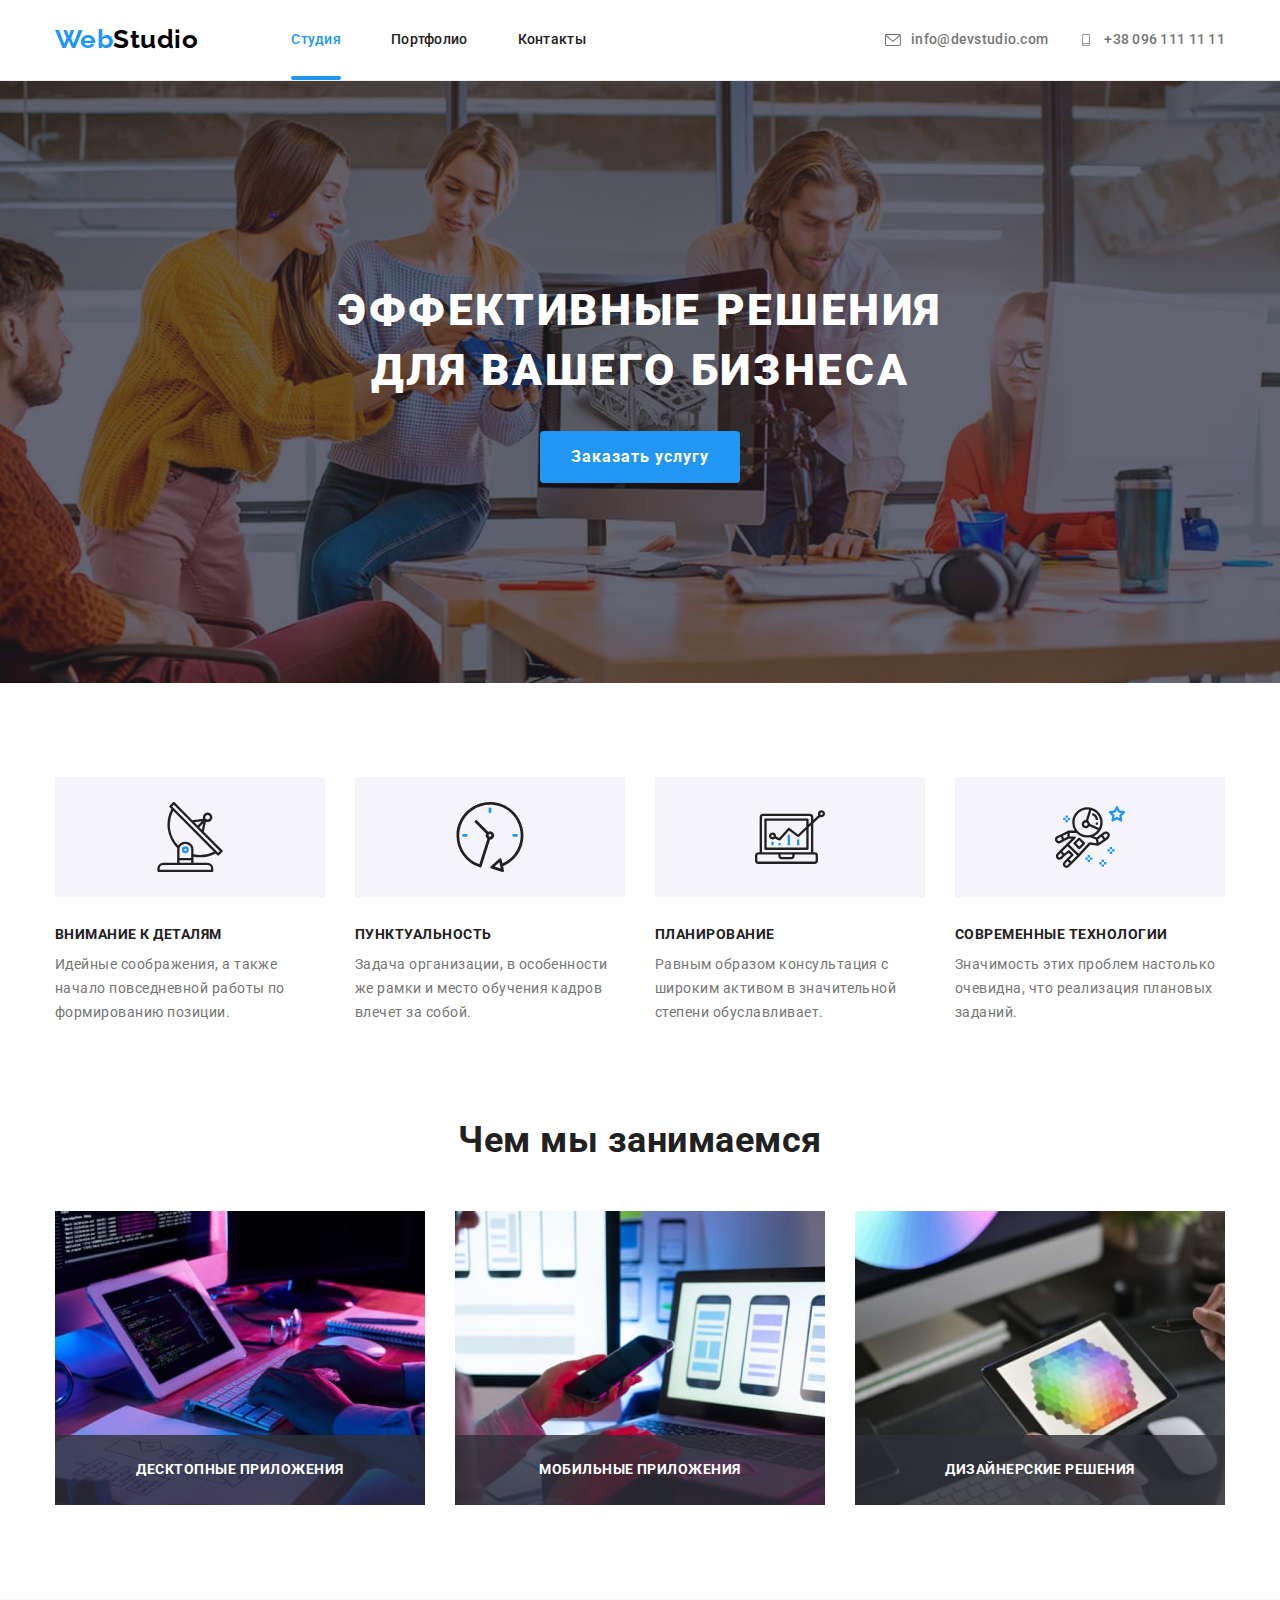
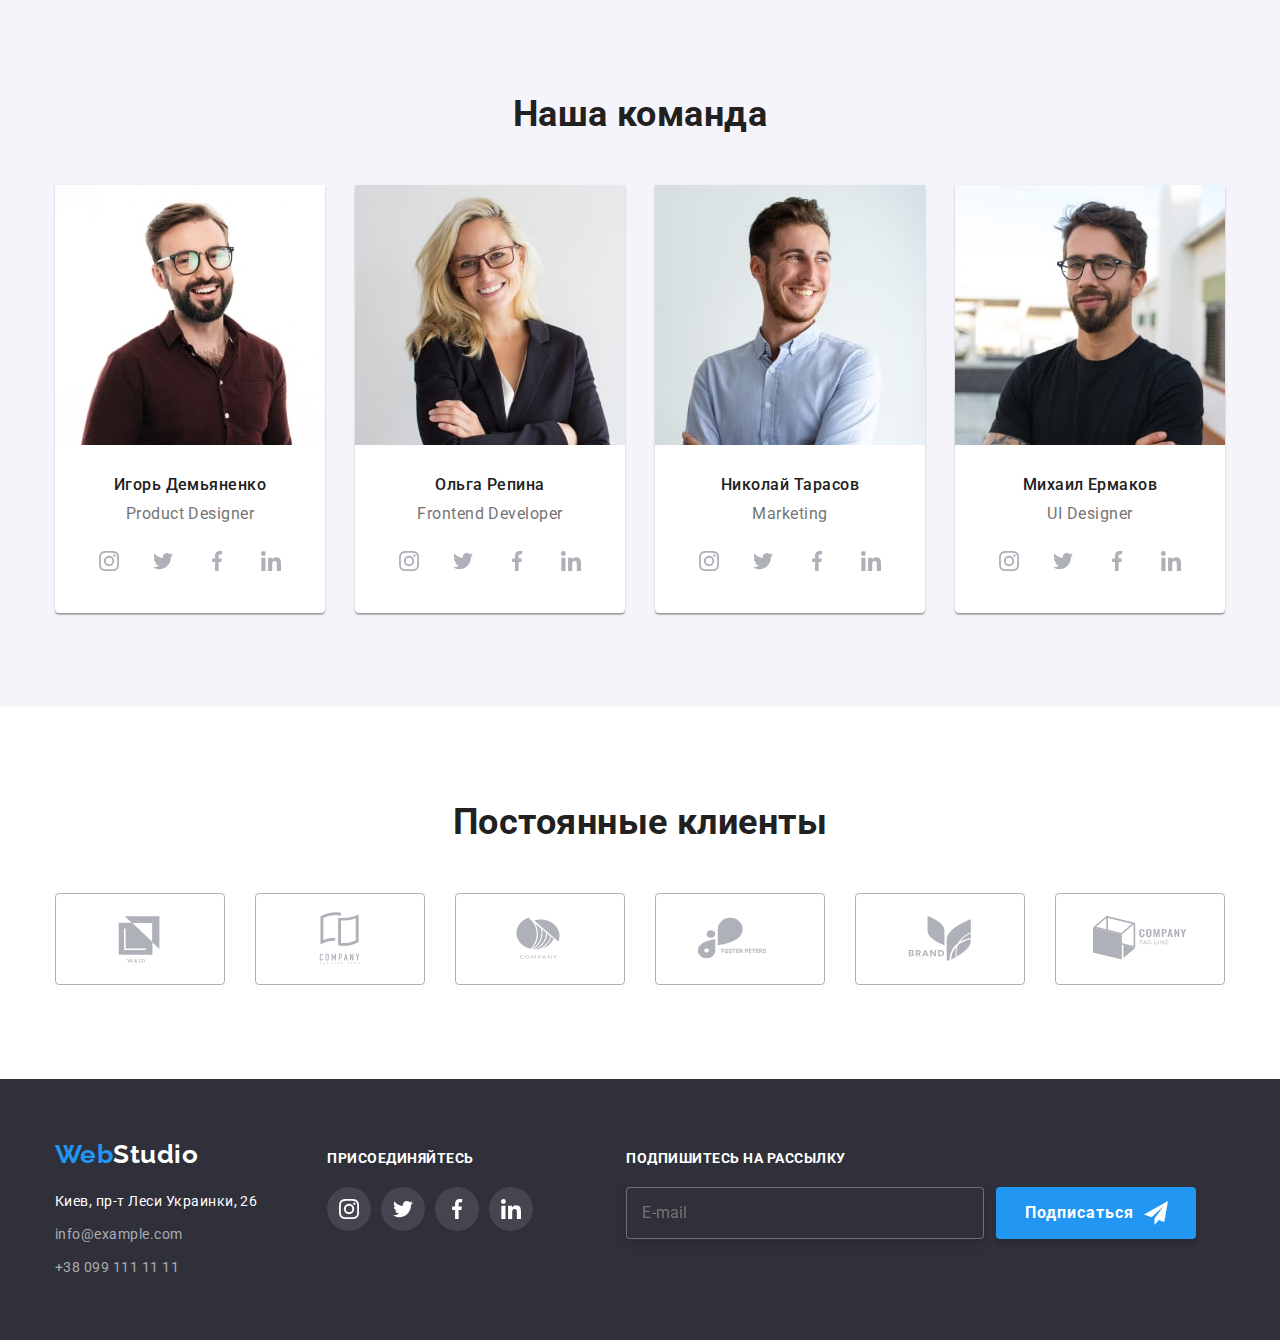
<file: index.html>
<!DOCTYPE html>
<html lang="en">
  <head>
    <meta charset="UTF-8" />
    <meta http-equiv="X-UA-Compatible" content="IE=edge" />
    <meta name="viewport" content="width=device-width, initial-scale=1.0" />
    <title>Document</title>
    <link
      href="https://fonts.googleapis.com/css2?family=Raleway:wght@700&family=Roboto:wght@400;500;700;900&display=swap"
      rel="stylesheet"
    />
    <link
      rel="stylesheet"
      href="https://cdnjs.cloudflare.com/ajax/libs/modern-normalize/1.1.0/modern-normalize.min.css"
    />

    <link rel="stylesheet" href="./css/main.min.css" />
  </head>
  <body>
    <!-- HEADER -->
    <header class="header section">
      <div class="header__container container">
        <a class="logo link" href="./index.html"
          ><span class="logo__first-word">Web</span><span class="logo__second-word">Studio</span></a
        >
        <nav class="nav">
          <ul class="nav-list list">
            <li class="nav-list__item">
              <a class="nav-list__link link nav-list__link--active nav-list__link--current" href=""
                >Студия</a
              >
            </li>
            <li class="nav-list__item">
              <a class="nav-list__link link" href="./portfolio.html">Портфолио</a>
            </li>
            <li class="nav-list__item"><a class="nav-list__link link" href="">Контакты</a></li>
          </ul>
        </nav>
        <ul class="contacts list">
          <li class="contacts__item">
            <a class="contacts__link link" href="mailto:info@devstudio.com">
              <svg class="contacts__icon" width="16" height="12">
                <use href="./images/sprite.svg#icon-envelope"></use>
              </svg>
              info@devstudio.com</a
            >
          </li>
          <li class="contacts__item">
            <a class="contacts__link link" href="tel:+380961111111">
              <svg class="contacts__icon" width="16" height="12">
                <use href="./images/sprite.svg#icon-smartphone"></use>
              </svg>
              +38 096 111 11 11</a
            >
          </li>
        </ul>
      </div>
      <button type="button" class="menu-open-btn">
        <svg
          class="header-btn__icon"
          width="24"
          height="16"
          aria-label="Переключатель мобильного меню"
        >
          <use class="header-btn__menu-mob" href="./images/sprite.svg#icon-menu-mob"></use>
        </svg>
      </button>
      <div class="mob-menu is-hidden">
        <div class="mob-menu-container container">
          <div class="mob-menu-top">
            <button type="button" class="menu-close-btn">
              <svg
                class="header-btn__icon"
                width="19"
                height="19"
                aria-label="Переключатель мобильного меню"
              >
                <use class="header-btn__close-mob" href="./images/sprite.svg#icon-close-mob"></use>
              </svg>
            </button>
            <ul class="mob-menu-nav-list__list list">
              <li class="mob-menu-nav-list__item">
                <a class="mob-menu-nav-list__link link mob-menu-nav-list__link--active" href=""
                  >Студия</a
                >
              </li>
              <li class="mob-menu-nav-list__item">
                <a class="mob-menu-nav-list__link link" href="./portfolio.html">Портфолио</a>
              </li>
              <li class="mob-menu-nav-list__item">
                <a class="mob-menu-nav-list__link link" href="">Контакты</a>
              </li>
            </ul>
          </div>
          <div class="mob-menu-bottom">
            <ul class="mob-menu-contacts list">
              <li class="mob-menu-contacts__item">
                <a class="mob-menu-contacts__link-tel link" href="tel:+380961111111"
                  >+38 096 111 11 11</a
                >
              </li>
              <li class="mob-menu-contacts__item">
                <a class="mob-menu-contacts__link-post link" href="mailto:info@devstudio.com"
                  >info@devstudio.com</a
                >
              </li>
            </ul>
            <ul class="mob-menu-social list">
              <li class="mob-menu-social__item">
                <a
                  class="mob-menu-social__link link"
                  href=""
                  target="_blank"
                  rel="nofollow noopener noreferrer"
                  aria-label="Ссылка на Instagram"
                  >Instagram
                </a>
              </li>
              <li class="mob-menu-social__item">
                <a
                  class="mob-menu-social__link link"
                  href=""
                  target="_blank"
                  rel="nofollow noopener noreferrer"
                  aria-label="Ссылка на twitter"
                  >Twitter
                </a>
              </li>
              <li class="mob-menu-social__item">
                <a
                  class="mob-menu-social__link link"
                  href=""
                  target="_blank"
                  rel="nofollow noopener noreferrer"
                  aria-label="Ссылка на facebook"
                  >Facebook
                </a>
              </li>
              <li class="mob-menu-social__item">
                <a
                  class="mob-menu-social__link link"
                  href=""
                  target="_blank"
                  rel="nofollow noopener noreferrer"
                  aria-label="Ссылка на linkedin"
                  >LinkedIn
                </a>
              </li>
            </ul>
          </div>
        </div>
      </div>
    </header>
    <main>
      <!-- Секция герой! (hero) -->
      <section class="hero section">
        <div class="container">
          <h1 class="hero__title">Эффективные решения для вашего бизнеса</h1>
          <button type="button" class="primary-btn btn" data-modal-open>Заказать услугу</button>
        </div>
      </section>
      <!-- Секция наши особенности (features)-->
      <section class="features section">
        <div class="container">
          <h2 class="visually-hidden">Наши преимущества</h2>
          <ul class="features-list list">
            <li class="features-list__item">
              <div class="features-list__icon">
                <svg width="70" height="70">
                  <use href="./images/sprite.svg#icon-antenna"></use>
                </svg>
              </div>
              <div class="features-list__description">
                <h3 class="features-list__title">Внимание к деталям</h3>
                <p class="features-list__text">
                  Идейные соображения, а также начало повседневной работы по формированию позиции.
                </p>
              </div>
            </li>
            <li class="features-list__item">
              <div class="features-list__icon">
                <svg width="70" height="70">
                  <use href="./images/sprite.svg#icon-clock"></use>
                </svg>
              </div>
              <div class="features-list__description">
                <h3 class="features-list__title">Пунктуальность</h3>
                <p class="features-list__text">
                  Задача организации, в особенности же рамки и место обучения кадров влечет за
                  собой.
                </p>
              </div>
            </li>
            <li class="features-list__item">
              <div class="features-list__icon">
                <svg width="70" height="70">
                  <use href="./images/sprite.svg#icon-diagram"></use>
                </svg>
              </div>
              <div class="features-list__description">
                <h3 class="features-list__title">Планирование</h3>
                <p class="features-list__text">
                  Равным образом консультация с широким активом в значительной степени
                  обуславливает.
                </p>
              </div>
            </li>
            <li class="features-list__item">
              <div class="features-list__icon">
                <svg width="70" height="70">
                  <use href="./images/sprite.svg#icon-astronaut"></use>
                </svg>
              </div>
              <div class="features-list__description">
                <h3 class="features-list__title">Современные технологии</h3>
                <p class="features-list__text">
                  Значимость этих проблем настолько очевидна, что реализация плановых заданий.
                </p>
              </div>
            </li>
          </ul>
        </div>
      </section>
      <!-- Секция чем мы занимаемся (directions)-->
      <section class="directions section">
        <div class="container">
          <h2 class="directions__title">Чем мы занимаемся</h2>
          <ul class="directions__list list">
            <li class="directions__item">
              <picture>
                <source
                  media="(min-width:1200px)"
                  srcset="
                    ./images/img-directions/img-directions1-desk-1x-min.jpg 1x,
                    ./images/img-directions/img-directions1-desk-2x-min.jpg 2x
                  "
                />
                <img
                  src="./images/img-directions/img-directions1-desk-1x-min.jpg"
                  alt="Пример работы №1"
                />
              </picture>
              <p class="directions__text">Десктопные приложения</p>
            </li>
            <li class="directions__item">
              <picture>
                <source
                  media="(min-width:1200px)"
                  srcset="
                    ./images/img-directions/img-directions2-desk-1x-min.jpg 1x,
                    ./images/img-directions/img-directions2-desk-2x-min.jpg 2x
                  "
                />
                <img
                  src="./images/img-directions/img-directions2-desk-1x-min.jpg"
                  alt="Пример работы №2"
                />
              </picture>
              <p class="directions__text">Мобильные приложения</p>
            </li>
            <li class="directions__item">
              <picture>
                <source
                  media="(min-width:1200px)"
                  srcset="
                    ./images/img-directions/img-directions3-desk-1x-min.jpg 1x,
                    ./images/img-directions/img-directions3-desk-2x-min.jpg 2x
                  "
                />
                <img
                  src="./images/img-directions/img-directions3-desk-1x-min.jpg"
                  alt="Пример работы №3"
                />
              </picture>
              <p class="directions__text">Дизайнерские решения</p>
            </li>
          </ul>
        </div>
      </section>
      <!-- Секция наша команда (team)-->
      <section class="team section">
        <div class="container">
          <h2 class="team__title">Наша команда</h2>
          <ul class="team-list list">
            <li class="team-list__card">
              <picture>
                <source
                  media="(min-width:1200px)"
                  srcset="
                    ./images/img-team/img-team1-desk-1x-min.jpg 1x,
                    ./images/img-team/img-team1-desk-2x-min.jpg 2x
                  "
                />
                <source
                  media="(min-width:768px)"
                  srcset="
                    ./images/img-team/img-team1-tabl-1x-min.jpg 1x,
                    ./images/img-team/img-team1-tabl-2x-min.jpg 2x
                  "
                />
                <source
                  media="(min-width:320px)"
                  srcset="
                    ./images/img-team/img-team1-mob-1x-min.jpg 1x,
                    ./images/img-team/img-team1-mob-2x-min.jpg 2x
                  "
                />
                <img src="./images/img-team/img-team1-desk-1x-min.jpg" alt="Игорь Демьяненко" />
              </picture>
              <div class="team-list__description">
                <h3 class="team-list__name">Игорь Демьяненко</h3>
                <p class="team-list__position">Product Designer</p>
                <ul class="social list">
                  <li class="social__item">
                    <a
                      class="social__link link"
                      href=""
                      target="_blank"
                      rel="nofollow noopener noreferrer"
                      aria-label="Ссылка на Instagram"
                    >
                      <svg class="social__icon" width="20" height="20">
                        <use href="./images/sprite.svg#icon-instagram"></use>
                      </svg>
                    </a>
                  </li>
                  <li class="social__item">
                    <a
                      class="social__link link"
                      href=""
                      target="_blank"
                      rel="nofollow noopener noreferrer"
                      aria-label="Ссылка на twitter"
                    >
                      <svg class="social__icon" width="20" height="20">
                        <use href="./images/sprite.svg#icon-twitter"></use>
                      </svg>
                    </a>
                  </li>
                  <li class="social__item">
                    <a
                      class="social__link link"
                      href=""
                      target="_blank"
                      rel="nofollow noopener noreferrer"
                      aria-label="Ссылка на facebook"
                    >
                      <svg class="social__icon" width="20" height="20">
                        <use href="./images/sprite.svg#icon-facebook"></use>
                      </svg>
                    </a>
                  </li>
                  <li class="social__item">
                    <a
                      class="social__link link"
                      href=""
                      target="_blank"
                      rel="nofollow noopener noreferrer"
                      aria-label="Ссылка на linkedin"
                    >
                      <svg class="social__icon" width="20" height="20">
                        <use href="./images/sprite.svg#icon-linkedin"></use>
                      </svg>
                    </a>
                  </li>
                </ul>
              </div>
            </li>
            <li class="team-list__card">
              <picture>
                <source
                  media="(min-width:1200px)"
                  srcset="
                    ./images/img-team/img-team2-desk-1x-min.jpg 1x,
                    ./images/img-team/img-team2-desk-2x-min.jpg 2x
                  "
                />
                <source
                  media="(min-width:768px)"
                  srcset="
                    ./images/img-team/img-team2-tabl-1x-min.jpg 1x,
                    ./images/img-team/img-team2-tabl-2x-min.jpg 2x
                  "
                />
                <source
                  media="(min-width:320px)"
                  srcset="
                    ./images/img-team/img-team2-mob-1x-min.jpg 1x,
                    ./images/img-team/img-team2-mob-2x-min.jpg 2x
                  "
                />
                <img src="./images/img-team/img-team2-desk-1x-min.jpg" alt="Ольга Репина" />
              </picture>
              <div class="team-list__description">
                <h3 class="team-list__name">Ольга Репина</h3>
                <p class="team-list__position">Frontend Developer</p>
                <ul class="social list">
                  <li class="social__item">
                    <a
                      class="social__link link"
                      href=""
                      target="_blank"
                      rel="nofollow noopener noreferrer"
                      aria-label="Ссылка на Instagram"
                    >
                      <svg class="social__icon" width="20" height="20">
                        <use href="./images/sprite.svg#icon-instagram"></use>
                      </svg>
                    </a>
                  </li>
                  <li class="social__item">
                    <a
                      class="social__link link"
                      href=""
                      target="_blank"
                      rel="nofollow noopener noreferrer"
                      aria-label="Ссылка на twitter"
                    >
                      <svg class="social__icon" width="20" height="20">
                        <use href="./images/sprite.svg#icon-twitter"></use>
                      </svg>
                    </a>
                  </li>
                  <li class="social__item">
                    <a
                      class="social__link link"
                      href=""
                      target="_blank"
                      rel="nofollow noopener noreferrer"
                      aria-label="Ссылка на facebook"
                    >
                      <svg class="social__icon" width="20" height="20">
                        <use href="./images/sprite.svg#icon-facebook"></use>
                      </svg>
                    </a>
                  </li>
                  <li class="social__item">
                    <a
                      class="social__link link"
                      href=""
                      target="_blank"
                      rel="nofollow noopener noreferrer"
                      aria-label="Ссылка на linkedin"
                    >
                      <svg class="social__icon" width="20" height="20">
                        <use href="./images/sprite.svg#icon-linkedin"></use>
                      </svg>
                    </a>
                  </li>
                </ul>
              </div>
            </li>
            <li class="team-list__card">
              <picture>
                <source
                  media="(min-width:1200px)"
                  srcset="
                    ./images/img-team/img-team3-desk-1x-min.jpg 1x,
                    ./images/img-team/img-team3-desk-2x-min.jpg 2x
                  "
                />
                <source
                  media="(min-width:768px)"
                  srcset="
                    ./images/img-team/img-team3-tabl-1x-min.jpg 1x,
                    ./images/img-team/img-team3-tabl-2x-min.jpg 2x
                  "
                />
                <source
                  media="(min-width:320px)"
                  srcset="
                    ./images/img-team/img-team3-mob-1x-min.jpg 1x,
                    ./images/img-team/img-team3-mob-2x-min.jpg 2x
                  "
                />
                <img src="./images/img-team/img-team3-desk-1x-min.jpg" alt="Николай Тарасов" />
              </picture>
              <div class="team-list__description">
                <h3 class="team-list__name">Николай Тарасов</h3>
                <p class="team-list__position">Marketing</p>
                <ul class="social list">
                  <li class="social__item">
                    <a
                      class="social__link link"
                      href=""
                      target="_blank"
                      rel="nofollow noopener noreferrer"
                      aria-label="Ссылка на Instagram"
                    >
                      <svg class="social__icon" width="20" height="20">
                        <use href="./images/sprite.svg#icon-instagram"></use>
                      </svg>
                    </a>
                  </li>
                  <li class="social__item">
                    <a
                      class="social__link link"
                      href=""
                      target="_blank"
                      rel="nofollow noopener noreferrer"
                      aria-label="Ссылка на twitter"
                    >
                      <svg class="social__icon" width="20" height="20">
                        <use href="./images/sprite.svg#icon-twitter"></use>
                      </svg>
                    </a>
                  </li>
                  <li class="social__item">
                    <a
                      class="social__link link"
                      href=""
                      target="_blank"
                      rel="nofollow noopener noreferrer"
                      aria-label="Ссылка на facebook"
                    >
                      <svg class="social__icon" width="20" height="20">
                        <use href="./images/sprite.svg#icon-facebook"></use>
                      </svg>
                    </a>
                  </li>
                  <li class="social__item">
                    <a
                      class="social__link link"
                      href=""
                      target="_blank"
                      rel="nofollow noopener noreferrer"
                      aria-label="Ссылка на linkedin"
                    >
                      <svg class="social__icon" width="20" height="20">
                        <use href="./images/sprite.svg#icon-linkedin"></use>
                      </svg>
                    </a>
                  </li>
                </ul>
              </div>
            </li>
            <li class="team-list__card">
              <picture>
                <source
                  media="(min-width:1200px)"
                  srcset="
                    ./images/img-team/img-team4-desk-1x-min.jpg 1x,
                    ./images/img-team/img-team4-desk-2x-min.jpg 2x
                  "
                />
                <source
                  media="(min-width:768px)"
                  srcset="
                    ./images/img-team/img-team4-tabl-1x-min.jpg 1x,
                    ./images/img-team/img-team4-tabl-2x-min.jpg 2x
                  "
                />
                <source
                  media="(min-width:320px)"
                  srcset="
                    ./images/img-team/img-team4-mob-1x-min.jpg 1x,
                    ./images/img-team/img-team4-mob-2x-min.jpg 2x
                  "
                />
                <img src="./images/img-team/img-team4-desk-1x-min.jpg" alt="Михаил Ермаков" />
              </picture>
              <div class="team-list__description">
                <h3 class="team-list__name">Михаил Ермаков</h3>
                <p class="team-list__position">UI Designer</p>
                <ul class="social list">
                  <li class="social__item">
                    <a
                      class="social__link link"
                      href=""
                      target="_blank"
                      rel="nofollow noopener noreferrer"
                      aria-label="Ссылка на Instagram"
                    >
                      <svg class="social__icon" width="20" height="20">
                        <use href="./images/sprite.svg#icon-instagram"></use>
                      </svg>
                    </a>
                  </li>
                  <li class="social__item">
                    <a
                      class="social__link link"
                      href=""
                      target="_blank"
                      rel="nofollow noopener noreferrer"
                      aria-label="Ссылка на twitter"
                    >
                      <svg class="social__icon" width="20" height="20">
                        <use href="./images/sprite.svg#icon-twitter"></use>
                      </svg>
                    </a>
                  </li>
                  <li class="social__item">
                    <a
                      class="social__link link"
                      href=""
                      target="_blank"
                      rel="nofollow noopener noreferrer"
                      aria-label="Ссылка на facebook"
                    >
                      <svg class="social__icon" width="20" height="20">
                        <use href="./images/sprite.svg#icon-facebook"></use>
                      </svg>
                    </a>
                  </li>
                  <li class="social__item">
                    <a
                      class="social__link link"
                      href=""
                      target="_blank"
                      rel="nofollow noopener noreferrer"
                      aria-label="Ссылка на linkedin"
                    >
                      <svg class="social__icon" width="20" height="20">
                        <use href="./images/sprite.svg#icon-linkedin"></use>
                      </svg>
                    </a>
                  </li>
                </ul>
              </div>
            </li>
          </ul>
        </div>
      </section>
      <!-- Секция постоянные клиенты (clients) -->
      <section class="clients section">
        <div class="container">
          <h2 class="clients__title">Постоянные клиенты</h2>
          <ul class="clients-list list">
            <li class="clients-list__item">
              <a href="" class="clients-list__link link">
                <svg class="clients-list__ikon" width="106" height="60">
                  <use href="./images/sprite.svg#icon-logo1"></use>
                </svg>
              </a>
            </li>
            <li class="clients-list__item">
              <a href="" class="clients-list__link">
                <svg class="clients-list__ikon" width="106" height="60">
                  <use href="./images/sprite.svg#icon-logo2"></use>
                </svg>
              </a>
            </li>
            <li class="clients-list__item">
              <a href="" class="clients-list__link">
                <svg class="clients-list__ikon" width="106" height="60">
                  <use href="./images/sprite.svg#icon-logo3"></use>
                </svg>
              </a>
            </li>
            <li class="clients-list__item">
              <a href="" class="clients-list__link">
                <svg class="clients-list__ikon" width="106" height="60">
                  <use href="./images/sprite.svg#icon-logo4"></use>
                </svg>
              </a>
            </li>
            <li class="clients-list__item">
              <a href="" class="clients-list__link">
                <svg class="clients-list__ikon" width="106" height="60">
                  <use href="./images/sprite.svg#icon-logo5"></use>
                </svg>
              </a>
            </li>
            <li class="clients-list__item">
              <a href="" class="clients-list__link">
                <svg class="clients-list__ikon" width="106" height="60">
                  <use href="./images/sprite.svg#icon-logo6"></use>
                </svg>
              </a>
            </li>
          </ul>
        </div>
      </section>
    </main>
    <!-- footer -->
    <footer class="footer section">
      <div class="footer__container container">
        <div class="footer__container-top">
          <div class="footer__wrapp">
            <a class="logo logo__footer link" href="./index.html"
              ><span class="logo__first-word">Web</span
              ><span class="logo__third-word">Studio</span></a
            >
            <address class="footer-address">
              <ul class="footer-address__list list">
                <li class="footer-address__item">
                  <p class="footer-address__post">Киев, пр-т Леси Украинки, 26</p>
                </li>
                <li class="footer-address__item">
                  <a class="footer-address__link link" href="mailto:info@example.com"
                    >info@example.com</a
                  >
                </li>
                <li class="footer-address__item">
                  <a class="footer-address__link link" href="tel:+380991111111"
                    >+38 099 111 11 11</a
                  >
                </li>
              </ul>
            </address>
          </div>
          <div class="join">
            <p class="join__text">Присоединяйтесь</p>
            <ul class="social list">
              <li class="social__item">
                <a
                  class="social__link social__link--dark link"
                  href=""
                  target="_blank"
                  rel="nofollow noopener noreferrer"
                  aria-label="Ссылка на Instagram"
                >
                  <svg class="social__icon" width="20" height="20">
                    <use href="./images/sprite.svg#icon-instagram"></use>
                  </svg>
                </a>
              </li>
              <li class="social__item">
                <a
                  class="social__link social__link--dark link"
                  href=""
                  target="_blank"
                  rel="nofollow noopener noreferrer"
                  aria-label="Ссылка на twitter"
                >
                  <svg class="social__icon" width="20" height="20">
                    <use href="./images/sprite.svg#icon-twitter"></use>
                  </svg>
                </a>
              </li>
              <li class="social__item">
                <a
                  class="social__link social__link--dark link"
                  href=""
                  target="_blank"
                  rel="nofollow noopener noreferrer"
                  aria-label="Ссылка на facebook"
                >
                  <svg class="social__icon" width="20" height="20">
                    <use href="./images/sprite.svg#icon-facebook"></use>
                  </svg>
                </a>
              </li>
              <li class="social__item">
                <a
                  class="social__link social__link--dark link"
                  href=""
                  target="_blank"
                  rel="nofollow noopener noreferrer"
                  aria-label="Ссылка на linkedin"
                >
                  <svg class="social__icon" width="20" height="20">
                    <use href="./images/sprite.svg#icon-linkedin"></use>
                  </svg>
                </a>
              </li>
            </ul>
          </div>
        </div>
        <div class="subscribe">
          <form action="#" class="subscribe__form">
            <div class="subscribe__field">
              <label for="user-email" class="subscribe__label">Подпишитесь на рассылку</label>
              <input
                type="email"
                class="subscribe__input"
                placeholder="E-mail"
                name="user-email"
                id="user-email"
              />
            </div>
            <button type="submit" class="primary-btn primary-btn--with-icon btn">
              Подписаться
            </button>
          </form>
        </div>
      </div>
    </footer>
    <!-- Модальное окно -->
    <div class="backdrop is-hidden" data-modal>
      <div class="modal">
        <button type="button" class="modal__close-btn btn" data-modal-close>
          <svg class="modal__icon-close" width="18" height="18">
            <use href="./images/sprite.svg#icon-close"></use>
          </svg>
        </button>
        <p class="modal__title">Оставьте свои данные, мы вам перезвоним</p>
        <form action="*" class="modal-form">
          <div class="modal-field">
            <label for="user-name" class="modal-label">Имя</label>
            <div class="input-wrap">
              <input
                type="text"
                class="modal-input"
                name="user-name"
                required
                id="user-name"
                placeholder=" "
                minlength="2"
              />
              <svg class="modal-icon-input" width="18" height="18">
                <use href="./images/sprite.svg#icon-person"></use>
              </svg>
            </div>
          </div>
          <div class="modal-field">
            <label for="user-tel" class="modal-label">Телефон</label>
            <div class="input-wrap">
              <input
                type="text"
                class="modal-input"
                name="user-tel"
                required
                id="user-tel"
                placeholder=" "
              />
              <svg class="modal-icon-input" width="18" height="18">
                <use href="./images/sprite.svg#icon-phone"></use>
              </svg>
            </div>
          </div>
          <div class="modal-field">
            <label for="user-email2" class="modal-label">Почта</label>
            <div class="input-wrap">
              <input
                type="text"
                class="modal-input"
                name="user-email2"
                required
                id="user-email2"
                placeholder=" "
              />
              <svg class="modal-icon-input" width="18" height="18">
                <use href="./images/sprite.svg#icon-email-black"></use>
              </svg>
            </div>
          </div>
          <div class="modal-field">
            <label class="modal-label"
              >Комментарий
              <textarea name="user-text" class="modal-text" placeholder="Введите текст"></textarea>
            </label>
          </div>
          <div class="modal-field">
            <input
              type="checkbox"
              id="agreement"
              name="agreement"
              class="modal-check visually-hidden"
            />
            <label for="agreement" class="check-text">
              <span>
                <svg class="check-icon" width="16" height="15">
                  <use href="images/sprite.svg#icon-vector"></use>
                </svg>
              </span>
              Соглашаюсь с рассылкой и принимаю
              <a href="" class="check-link">Условия договора</a></label
            >
          </div>
          <button type="submit" class="primary-btn btn">Отправить</button>
        </form>
      </div>
    </div>
    <script src="./js/modal.js"></script>
    <script src="./js/menu.js"></script>
  </body>
</html>
</file>
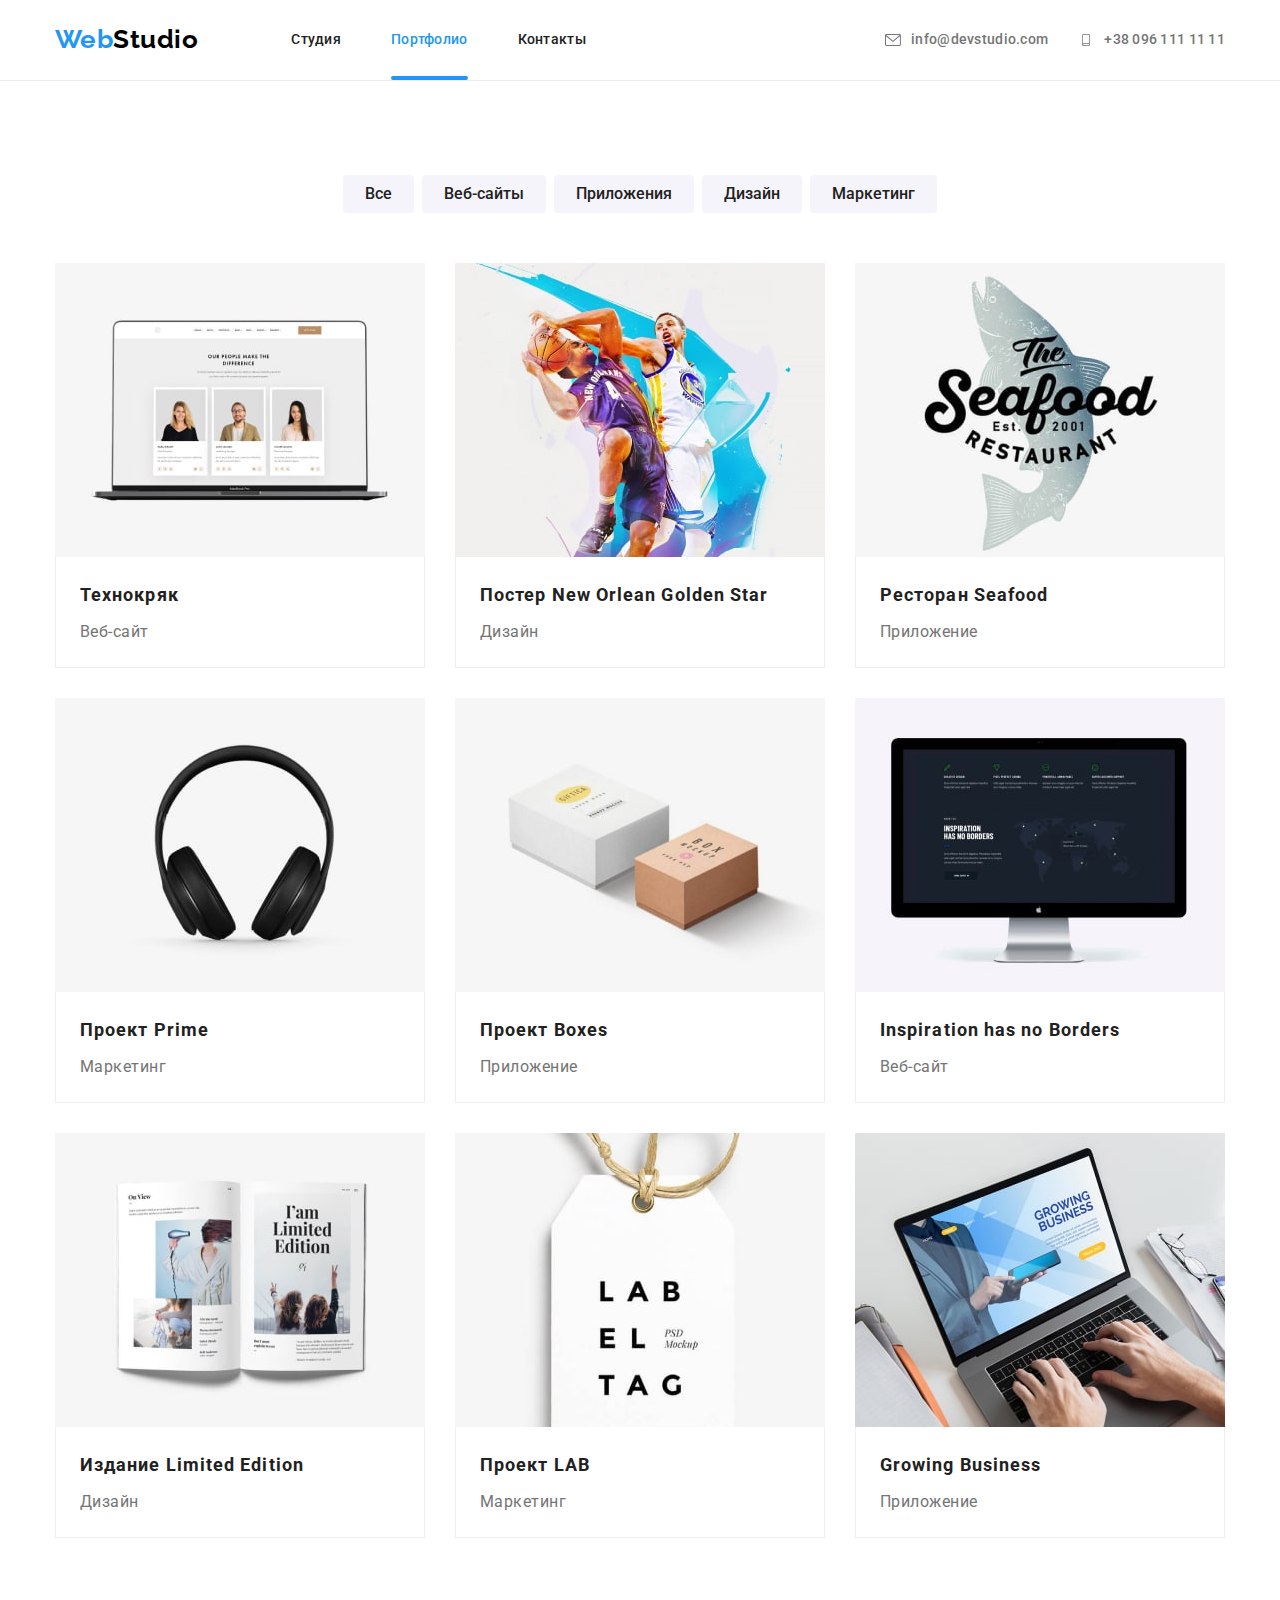
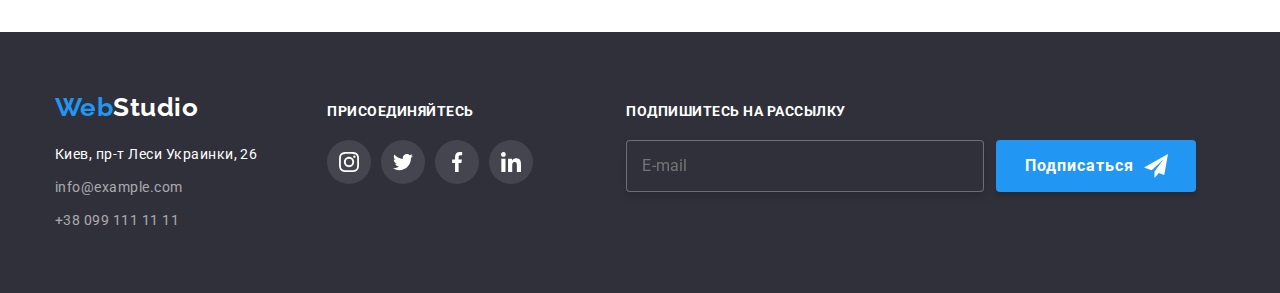
<file: portfolio.html>
<!DOCTYPE html>
<html lang="en">
  <head>
    <meta charset="UTF-8" />
    <meta http-equiv="X-UA-Compatible" content="IE=edge" />
    <meta name="viewport" content="width=device-width, initial-scale=1.0" />
    <title>Document</title>
    <link
      href="https://fonts.googleapis.com/css2?family=Raleway:wght@700&family=Roboto:wght@400;500;700;900&display=swap"
      rel="stylesheet"
    />
    <link
      rel="stylesheet"
      href="https://cdnjs.cloudflare.com/ajax/libs/modern-normalize/1.1.0/modern-normalize.min.css"
    />

    <link rel="stylesheet" href="./css/main.min.css" />
  </head>
  <body>
    <!-- HEADER -->
    <header class="header section">
      <div class="header__container container">
        <a class="logo link" href="./index.html"
          ><span class="logo__first-word">Web</span><span class="logo__second-word">Studio</span></a
        >
        <nav class="nav">
          <ul class="nav-list list">
            <li class="nav-list__item">
              <a class="nav-list__link link" href="./index.html">Студия</a>
            </li>
            <li class="nav-list__item">
              <a
                class="nav-list__link link nav-list__link--active nav-list__link--current"
                href="./portfolio.html"
                >Портфолио</a
              >
            </li>
            <li class="nav-list__item"><a class="nav-list__link link" href="">Контакты</a></li>
          </ul>
        </nav>
        <ul class="contacts list">
          <li class="contacts__item">
            <a class="contacts__link link" href="mailto:info@devstudio.com">
              <svg class="contacts__icon" width="16" height="12">
                <use href="./images/sprite.svg#icon-envelope"></use>
              </svg>
              info@devstudio.com</a
            >
          </li>
          <li class="contacts__item">
            <a class="contacts__link link" href="tel:+380961111111">
              <svg class="contacts__icon" width="16" height="12">
                <use href="./images/sprite.svg#icon-smartphone"></use>
              </svg>
              +38 096 111 11 11</a
            >
          </li>
        </ul>
      </div>
      <button type="button" class="menu-open-btn">
        <svg
          class="header-btn__icon"
          width="24"
          height="16"
          aria-label="Переключатель мобильного меню"
        >
          <use class="header-btn__menu-mob" href="./images/sprite.svg#icon-menu-mob"></use>
        </svg>
      </button>
      <div class="mob-menu is-hidden">
        <div class="mob-menu-container container">
          <div class="mob-menu-top">
            <button type="button" class="menu-close-btn">
              <svg
                class="header-btn__icon"
                width="19"
                height="19"
                aria-label="Переключатель мобильного меню"
              >
                <use class="header-btn__close-mob" href="./images/sprite.svg#icon-close-mob"></use>
              </svg>
            </button>
            <ul class="mob-menu-nav-list__list list">
              <li class="mob-menu-nav-list__item">
                <a class="mob-menu-nav-list__link link" href="./index.html">Студия</a>
              </li>
              <li class="mob-menu-nav-list__item">
                <a
                  class="mob-menu-nav-list__link link mob-menu-nav-list__link--active"
                  href="./portfolio.html"
                  >Портфолио</a
                >
              </li>
              <li class="mob-menu-nav-list__item">
                <a class="mob-menu-nav-list__link link" href="">Контакты</a>
              </li>
            </ul>
          </div>
          <div class="mob-menu-bottom">
            <ul class="mob-menu-contacts list">
              <li class="mob-menu-contacts__item">
                <a class="mob-menu-contacts__link-tel link" href="tel:+380961111111"
                  >+38 096 111 11 11</a
                >
              </li>
              <li class="mob-menu-contacts__item">
                <a class="mob-menu-contacts__link-post link" href="mailto:info@devstudio.com"
                  >info@devstudio.com</a
                >
              </li>
            </ul>
            <ul class="mob-menu-social list">
              <li class="mob-menu-social__item">
                <a
                  class="mob-menu-social__link link"
                  href=""
                  target="_blank"
                  rel="nofollow noopener noreferrer"
                  aria-label="Ссылка на Instagram"
                  >Instagram
                </a>
              </li>
              <li class="mob-menu-social__item">
                <a
                  class="mob-menu-social__link link"
                  href=""
                  target="_blank"
                  rel="nofollow noopener noreferrer"
                  aria-label="Ссылка на twitter"
                  >Twitter
                </a>
              </li>
              <li class="mob-menu-social__item">
                <a
                  class="mob-menu-social__link link"
                  href=""
                  target="_blank"
                  rel="nofollow noopener noreferrer"
                  aria-label="Ссылка на facebook"
                  >Facebook
                </a>
              </li>
              <li class="mob-menu-social__item">
                <a
                  class="mob-menu-social__link link"
                  href=""
                  target="_blank"
                  rel="nofollow noopener noreferrer"
                  aria-label="Ссылка на linkedin"
                  >LinkedIn
                </a>
              </li>
            </ul>
          </div>
        </div>
      </div>
    </header>
    <main>
      <!-- section portfolio -->
      <section class="portfolio section">
        <div class="container">
          <h1 class="visually-hidden">Portfolio</h1>
          <!-- filters with buttons -->
          <ul class="filters list">
            <li class="filters__item">
              <button class="filters__button btn" type="button">Все</button>
            </li>
            <li class="filters__item">
              <button class="filters__button btn" type="button">Веб-сайты</button>
            </li>
            <li class="filters__item">
              <button class="filters__button btn" type="button">Приложения</button>
            </li>
            <li class="filters__item">
              <button class="filters__button btn" type="button">Дизайн</button>
            </li>
            <li class="filters__item">
              <button class="filters__button btn" type="button">Маркетинг</button>
            </li>
          </ul>
          <!-- projects -->
          <ul class="projects list">
            <li class="projects__item">
              <a href="" class="projects__link link">
                <div class="projects__wrap">
                  <picture>
                    <source
                      media="(min-width:1200px)"
                      srcset="
                        ./images/img-projects/img-projects1-desk-1x-min.jpg 1x,
                        ./images/img-projects/img-projects1-desk-2x-min.jpg 2x
                      "
                    />
                    <source
                      media="(min-width:768px)"
                      srcset="
                        ./images/img-projects/img-projects1-tabl-1x-min.jpg 1x,
                        ./images/img-projects/img-projects1-tabl-2x-min.jpg 2x
                      "
                    />
                    <source
                      media="(min-width:320px)"
                      srcset="
                        ./images/img-projects/img-projects1-mob-1x-min.jpg 1x,
                        ./images/img-projects/img-projects1-mob-2x-min.jpg 2x
                      "
                    />
                    <img
                      src="./images/img-projects/img-projects1-desk-1x-min.jpg"
                      alt="Экран ноутбука с изображением сайта"
                    />
                  </picture>
                  <p class="projects__top-text">
                    Технокряк это современная площадка распространения коронавируса. Компании
                    используют эту платформу для цифрового шпионажа и атак на защищённые сервера
                    конкурентов.
                  </p>
                </div>
                <div class="projects__description">
                  <h2 class="projects__name">Технокряк</h2>
                  <p class="projects__type">Веб-сайт</p>
                </div>
              </a>
            </li>
            <li class="projects__item">
              <a href="" class="projects__link link">
                <div class="projects__wrap">
                  <picture>
                    <source
                      media="(min-width:1200px)"
                      srcset="
                        ./images/img-projects/img-projects2-desk-1x-min.jpg 1x,
                        ./images/img-projects/img-projects2-desk-2x-min.jpg 2x
                      "
                    />
                    <source
                      media="(min-width:768px)"
                      srcset="
                        ./images/img-projects/img-projects2-tabl-1x-min.jpg 1x,
                        ./images/img-projects/img-projects2-tabl-2x-min.jpg 2x
                      "
                    />
                    <source
                      media="(min-width:320px)"
                      srcset="
                        ./images/img-projects/img-projects2-mob-1x-min.jpg 1x,
                        ./images/img-projects/img-projects2-mob-2x-min.jpg 2x
                      "
                    />
                    <img
                      src="./images/img-projects/img-projects2-desk-1x-min.jpg"
                      alt="Два игрока в баскетбол"
                    />
                  </picture>
                  <p class="projects__top-text">
                    Технокряк это современная площадка распространения коронавируса. Компании
                    используют эту платформу для цифрового шпионажа и атак на защищённые сервера
                    конкурентов.
                  </p>
                </div>
                <div class="projects__description">
                  <h2 class="projects__name">Постер New Orlean Golden Star</h2>
                  <p class="projects__type">Дизайн</p>
                </div>
              </a>
            </li>
            <li class="projects__item">
              <a href="" class="projects__link link">
                <div class="projects__wrap">
                  <picture>
                    <source
                      media="(min-width:1200px)"
                      srcset="
                        ./images/img-projects/img-projects3-desk-1x-min.jpg 1x,
                        ./images/img-projects/img-projects3-desk-2x-min.jpg 2x
                      "
                    />
                    <source
                      media="(min-width:768px)"
                      srcset="
                        ./images/img-projects/img-projects3-tabl-1x-min.jpg 1x,
                        ./images/img-projects/img-projects3-tabl-2x-min.jpg 2x
                      "
                    />
                    <source
                      media="(min-width:320px)"
                      srcset="
                        ./images/img-projects/img-projects3-mob-1x-min.jpg 1x,
                        ./images/img-projects/img-projects3-mob-2x-min.jpg 2x
                      "
                    />
                    <img
                      src="./images/img-projects/img-projects3-desk-1x-min.jpg"
                      alt="Реклама ресторана Seafood"
                    />
                  </picture>
                  <p class="projects__top-text">
                    Технокряк это современная площадка распространения коронавируса. Компании
                    используют эту платформу для цифрового шпионажа и атак на защищённые сервера
                    конкурентов.
                  </p>
                </div>
                <div class="projects__description">
                  <h2 class="projects__name">Ресторан Seafood</h2>
                  <p class="projects__type">Приложение</p>
                </div>
              </a>
            </li>
            <li class="projects__item">
              <a href="" class="projects__link link">
                <div class="projects__wrap">
                  <picture>
                    <source
                      media="(min-width:1200px)"
                      srcset="
                        ./images/img-projects/img-projects4-desk-1x-min.jpg 1x,
                        ./images/img-projects/img-projects4-desk-2x-min.jpg 2x
                      "
                    />
                    <source
                      media="(min-width:768px)"
                      srcset="
                        ./images/img-projects/img-projects4-tabl-1x-min.jpg 1x,
                        ./images/img-projects/img-projects4-tabl-2x-min.jpg 2x
                      "
                    />
                    <source
                      media="(min-width:320px)"
                      srcset="
                        ./images/img-projects/img-projects4-mob-1x-min.jpg 1x,
                        ./images/img-projects/img-projects4-mob-2x-min.jpg 2x
                      "
                    />
                    <img
                      src="./images/img-projects/img-projects4-desk-1x-min.jpg"
                      alt="Черные наушники"
                    />
                  </picture>
                  <p class="projects__top-text">
                    Технокряк это современная площадка распространения коронавируса. Компании
                    используют эту платформу для цифрового шпионажа и атак на защищённые сервера
                    конкурентов.
                  </p>
                </div>
                <div class="projects__description">
                  <h2 class="projects__name">Проект Prime</h2>
                  <p class="projects__type">Маркетинг</p>
                </div>
              </a>
            </li>
            <li class="projects__item">
              <a href="" class="projects__link link">
                <div class="projects__wrap">
                  <picture>
                    <source
                      media="(min-width:1200px)"
                      srcset="
                        ./images/img-projects/img-projects5-desk-1x-min.jpg 1x,
                        ./images/img-projects/img-projects5-desk-2x-min.jpg 2x
                      "
                    />
                    <source
                      media="(min-width:768px)"
                      srcset="
                        ./images/img-projects/img-projects5-tabl-1x-min.jpg 1x,
                        ./images/img-projects/img-projects5-tabl-2x-min.jpg 2x
                      "
                    />
                    <source
                      media="(min-width:320px)"
                      srcset="
                        ./images/img-projects/img-projects5-mob-1x-min.jpg 1x,
                        ./images/img-projects/img-projects5-mob-2x-min.jpg 2x
                      "
                    />
                    <img
                      src="./images/img-projects/img-projects5-desk-1x-min.jpg"
                      alt="Две картонные коробки"
                    />
                  </picture>
                  <p class="projects__top-text">
                    Технокряк это современная площадка распространения коронавируса. Компании
                    используют эту платформу для цифрового шпионажа и атак на защищённые сервера
                    конкурентов.
                  </p>
                </div>
                <div class="projects__description">
                  <h2 class="projects__name">Проект Boxes</h2>
                  <p class="projects__type">Приложение</p>
                </div>
              </a>
            </li>
            <li class="projects__item">
              <a href="" class="projects__link link">
                <div class="projects__wrap">
                  <picture>
                    <source
                      media="(min-width:1200px)"
                      srcset="
                        ./images/img-projects/img-projects6-desk-1x-min.jpg 1x,
                        ./images/img-projects/img-projects6-desk-2x-min.jpg 2x
                      "
                    />
                    <source
                      media="(min-width:768px)"
                      srcset="
                        ./images/img-projects/img-projects6-tabl-1x-min.jpg 1x,
                        ./images/img-projects/img-projects6-tabl-2x-min.jpg 2x
                      "
                    />
                    <source
                      media="(min-width:320px)"
                      srcset="
                        ./images/img-projects/img-projects6-mob-1x-min.jpg 1x,
                        ./images/img-projects/img-projects6-mob-2x-min.jpg 2x
                      "
                    />
                    <img
                      src="./images/img-projects/img-projects6-desk-1x-min.jpg"
                      alt="Монитор компьютера"
                    />
                  </picture>
                  <p class="projects__top-text">
                    Технокряк это современная площадка распространения коронавируса. Компании
                    используют эту платформу для цифрового шпионажа и атак на защищённые сервера
                    конкурентов.
                  </p>
                </div>
                <div class="projects__description">
                  <h2 class="projects__name">Inspiration has no Borders</h2>
                  <p class="projects__type">Веб-сайт</p>
                </div>
              </a>
            </li>
            <li class="projects__item">
              <a href="" class="projects__link link">
                <div class="projects__wrap">
                  <picture>
                    <source
                      media="(min-width:1200px)"
                      srcset="
                        ./images/img-projects/img-projects7-desk-1x-min.jpg 1x,
                        ./images/img-projects/img-projects7-desk-2x-min.jpg 2x
                      "
                    />
                    <source
                      media="(min-width:768px)"
                      srcset="
                        ./images/img-projects/img-projects7-tabl-1x-min.jpg 1x,
                        ./images/img-projects/img-projects7-tabl-2x-min.jpg 2x
                      "
                    />
                    <source
                      media="(min-width:320px)"
                      srcset="
                        ./images/img-projects/img-projects7-mob-1x-min.jpg 1x,
                        ./images/img-projects/img-projects7-mob-2x-min.jpg 2x
                      "
                    />
                    <img
                      src="./images/img-projects/img-projects7-desk-1x-min.jpg"
                      alt="Разворот журнала"
                    />
                  </picture>
                  <p class="projects__top-text">
                    Технокряк это современная площадка распространения коронавируса. Компании
                    используют эту платформу для цифрового шпионажа и атак на защищённые сервера
                    конкурентов.
                  </p>
                </div>
                <div class="projects__description">
                  <h2 class="projects__name">Издание Limited Edition</h2>
                  <p class="projects__type">Дизайн</p>
                </div>
              </a>
            </li>
            <li class="projects__item">
              <a href="" class="projects__link link">
                <div class="projects__wrap">
                  <picture>
                    <source
                      media="(min-width:1200px)"
                      srcset="
                        ./images/img-projects/img-projects8-desk-1x-min.jpg 1x,
                        ./images/img-projects/img-projects8-desk-2x-min.jpg 2x
                      "
                    />
                    <source
                      media="(min-width:768px)"
                      srcset="
                        ./images/img-projects/img-projects8-tabl-1x-min.jpg 1x,
                        ./images/img-projects/img-projects8-tabl-2x-min.jpg 2x
                      "
                    />
                    <source
                      media="(min-width:320px)"
                      srcset="
                        ./images/img-projects/img-projects8-mob-1x-min.jpg 1x,
                        ./images/img-projects/img-projects8-mob-2x-min.jpg 2x
                      "
                    />
                    <img
                      src="./images/img-projects/img-projects8-desk-1x-min.jpg"
                      alt="Этикетка с надписью LAB EL TA"
                    />
                  </picture>
                  <p class="projects__top-text">
                    Технокряк это современная площадка распространения коронавируса. Компании
                    используют эту платформу для цифрового шпионажа и атак на защищённые сервера
                    конкурентов.
                  </p>
                </div>
                <div class="projects__description">
                  <h2 class="projects__name">Проект LAB</h2>
                  <p class="projects__type">Маркетинг</p>
                </div>
              </a>
            </li>
            <li class="projects__item">
              <a href="" class="projects__link link">
                <div class="projects__wrap">
                  <picture>
                    <source
                      media="(min-width:1200px)"
                      srcset="
                        ./images/img-projects/img-projects9-desk-1x-min.jpg 1x,
                        ./images/img-projects/img-projects9-desk-2x-min.jpg 2x
                      "
                    />
                    <source
                      media="(min-width:768px)"
                      srcset="
                        ./images/img-projects/img-projects9-tabl-1x-min.jpg 1x,
                        ./images/img-projects/img-projects9-tabl-2x-min.jpg 2x
                      "
                    />
                    <source
                      media="(min-width:320px)"
                      srcset="
                        ./images/img-projects/img-projects9-mob-1x-min.jpg 1x,
                        ./images/img-projects/img-projects9-mob-2x-min.jpg 2x
                      "
                    />
                    <img
                      src="./images/img-projects/img-projects9-desk-1x-min.jpg"
                      alt="Экран ноутбука"
                    />
                  </picture>
                  <p class="projects__top-text">
                    Технокряк это современная площадка распространения коронавируса. Компании
                    используют эту платформу для цифрового шпионажа и атак на защищённые сервера
                    конкурентов.
                  </p>
                </div>
                <div class="projects__description">
                  <h2 class="projects__name">Growing Business</h2>
                  <p class="projects__type">Приложение</p>
                </div>
              </a>
            </li>
          </ul>
        </div>
      </section>
    </main>
    <!-- footer -->
    <!-- footer -->
    <footer class="footer section">
      <div class="footer__container container">
        <div class="footer__container-top">
          <div class="footer__wrapp">
            <a class="logo logo__footer link" href="./index.html"
              ><span class="logo__first-word">Web</span
              ><span class="logo__third-word">Studio</span></a
            >
            <address class="footer-address">
              <ul class="footer-address__list list">
                <li class="footer-address__item">
                  <p class="footer-address__post">Киев, пр-т Леси Украинки, 26</p>
                </li>
                <li class="footer-address__item">
                  <a class="footer-address__link link" href="mailto:info@example.com"
                    >info@example.com</a
                  >
                </li>
                <li class="footer-address__item">
                  <a class="footer-address__link link" href="tel:+380991111111"
                    >+38 099 111 11 11</a
                  >
                </li>
              </ul>
            </address>
          </div>
          <div class="join">
            <p class="join__text">Присоединяйтесь</p>
            <ul class="social list">
              <li class="social__item">
                <a
                  class="social__link social__link--dark link"
                  href=""
                  target="_blank"
                  rel="nofollow noopener noreferrer"
                  aria-label="Ссылка на Instagram"
                >
                  <svg class="social__icon" width="20" height="20">
                    <use href="./images/sprite.svg#icon-instagram"></use>
                  </svg>
                </a>
              </li>
              <li class="social__item">
                <a
                  class="social__link social__link--dark link"
                  href=""
                  target="_blank"
                  rel="nofollow noopener noreferrer"
                  aria-label="Ссылка на twitter"
                >
                  <svg class="social__icon" width="20" height="20">
                    <use href="./images/sprite.svg#icon-twitter"></use>
                  </svg>
                </a>
              </li>
              <li class="social__item">
                <a
                  class="social__link social__link--dark link"
                  href=""
                  target="_blank"
                  rel="nofollow noopener noreferrer"
                  aria-label="Ссылка на facebook"
                >
                  <svg class="social__icon" width="20" height="20">
                    <use href="./images/sprite.svg#icon-facebook"></use>
                  </svg>
                </a>
              </li>
              <li class="social__item">
                <a
                  class="social__link social__link--dark link"
                  href=""
                  target="_blank"
                  rel="nofollow noopener noreferrer"
                  aria-label="Ссылка на linkedin"
                >
                  <svg class="social__icon" width="20" height="20">
                    <use href="./images/sprite.svg#icon-linkedin"></use>
                  </svg>
                </a>
              </li>
            </ul>
          </div>
        </div>
        <div class="subscribe">
          <form action="#" class="subscribe__form">
            <div class="subscribe__field">
              <label for="user-email" class="subscribe__label">Подпишитесь на рассылку</label>
              <input
                type="email"
                class="subscribe__input"
                placeholder="E-mail"
                name="user-email"
                id="user-email"
              />
            </div>
            <button type="submit" class="primary-btn primary-btn--with-icon btn">
              Подписаться
            </button>
          </form>
        </div>
      </div>
    </footer>
    <script src="./js/menu.js"></script>
  </body>
</html>
</file>
<file: css/main.min.css>
:root{--primary-text-color: #212121;--additional-text-color: #757575;--accent-color: #2196f3;--logo-text-color: #000000;--additional-accent-color: #ffffff;--mailto-tel-text-color: rgba(255, 255, 255, 0.6);--primary-background-color: #e5e5e5;--additional-background-color: #f5f4fa;--futer-background-color: #2f303a;--border-portfolio: #eeeeee;--border-line-heder: #ececec;--icon-color: #afb1b8;--icon-color-hover: #ffffff;--additional-icon-color-hover: #2196f3;--additional-icon-color-footer: #44454e}.visually-hidden{position:absolute;width:1px;height:1px;margin:-1px;padding:0;overflow:hidden;border:0;clip:rect(0 0 0 0)}body{font-family:'Roboto', 'Sans Serif';letter-spacing:0.03em;color:var(--primary-text-color)}p,h1,h2,h3,h4,h5,h6{margin:0}img,svg{display:block;max-width:100%;height:auto}.list{list-style:none;margin:0;padding:0}.link{text-decoration:none}.btn{cursor:pointer;border-radius:4px}.section{margin-left:auto;margin-right:auto}.container{padding-left:15px;padding-right:15px;margin:0 auto;width:100%}@media (min-width: 480px){.container{width:480px}}@media (min-width: 768px){.container{width:768px}}@media (min-width: 1200px){.container{width:1200px}}.logo{font-family:'Raleway', 'Sans Serif';text-align:center;font-size:24px;line-height:1.17;font-weight:700;display:inline-block}.logo__first-word{color:var(--accent-color)}.logo__second-word{color:var(--logo-text-color)}.logo__third-word{color:var(--additional-accent-color)}@media (min-width: 1200px){.logo{font-size:26px;line-height:1.2;font-weight:700}}.nav-list{font-size:14px;line-height:1.14;font-weight:500;letter-spacing:0.02em;display:flex;align-items:center;justify-content:space-between}@media (max-width: 767.98px){.nav-list{display:none}}.nav-list__item:not(:last-child){margin-right:50px}.nav-list__item:nth-child(1){margin-left:88px}@media (min-width: 1200px){.nav-list__item:nth-child(1){margin-left:93px}}.nav-list__link{position:relative;transition:color 250ms cubic-bezier(0.4, 0, 0.2, 1);color:inherit}.nav-list__link:hover,.nav-list__link:focus{color:var(--accent-color)}.nav-list__link--active{color:var(--accent-color)}.nav-list__link--current::after{content:'';position:absolute;width:100%;height:4px;border-radius:2px;background-color:var(--accent-color);bottom:-33px;left:0}.contacts{font-size:12px;line-height:1.16;font-weight:500;letter-spacing:0.02em;margin-left:auto}@media (max-width: 767.98px){.contacts{display:none}}@media (min-width: 1200px){.contacts{font-size:14px;line-height:1.14;font-weight:500;display:flex;align-items:center;justify-content:space-between}}.contacts__icon{margin-right:10px}.contacts__item{color:var(--additional-text-color)}@media (min-width: 768px) and (max-width: 1199.98px){.contacts__item:not(:last-child){margin-bottom:10px}}@media (min-width: 1200px){.contacts__item:not(:last-child){margin-right:30px}}.contacts__link{display:flex;align-items:center;justify-content:start;transition:color 250ms cubic-bezier(0.4, 0, 0.2, 1);color:inherit}.contacts__link:hover,.contacts__link:focus{color:var(--accent-color)}.contacts__icon{fill:currentColor}.contacts__icon:hover,.contacts__icon:focus{fill:currentColor}.primary-btn{font-size:16px;line-height:1.88;font-weight:700;letter-spacing:0.06em;display:flex;align-items:center;justify-content:center;min-width:200px;color:var(--additional-accent-color);background-color:var(--accent-color);border:1px solid transparent;box-shadow:0px 4px 4px rgba(0,0,0,0.15);margin-left:auto;margin-right:auto;padding-top:10px;padding-bottom:10px;transition-property:background-color, color, border;transition-duration:500ms;transition-timing-function:linear}.primary-btn:hover,.primary-btn:focus{animation:animate125 2000ms infinite 10ms;background-color:var(--additional-accent-color);color:var(--accent-color);border:1px solid var(--accent-color)}@keyframes animate125{0%{transform:scale(1)}50%{transform:scale(1.25)}100%{transform:scale(1)}}.primary-btn--with-icon{margin-top:20px}.primary-btn--with-icon::after{content:'';width:24px;height:24px;margin-left:10px;background-image:url(../images/svg-icon-send.svg);background-size:contain;transition:background-image 250ms cubic-bezier(0.4, 0, 0.2, 1)}.primary-btn--with-icon:hover,.primary-btn--with-icon:focus{margin-top:20px}.primary-btn--with-icon:hover::after,.primary-btn--with-icon:focus::after{content:'';width:24px;height:24px;margin-left:10px;background-image:url(../images/icon-send-blak.svg);background-size:contain}.backdrop{position:fixed;top:0;left:0;height:100vh;width:100vw;background:rgba(0,0,0,0.2);transition-property:transform;transition-duration:500ms;transition-timing-function:linear}.backdrop.is-hidden{opacity:0;pointer-events:none;visibility:hidden;transform:rotate(180deg)}.modal{position:absolute;top:50%;left:50%;width:100%;min-height:609px;transform:translate(-50%, -50%);background:var(--additional-accent-color);box-shadow:0px 1px 3px rgba(0,0,0,0.12),0px 1px 1px rgba(0,0,0,0.14),0px 2px 1px rgba(0,0,0,0.2);border-radius:4px;padding:40px}.modal__close-btn{position:absolute;right:8px;top:8px;width:30px;height:30px;background-color:var(--additional-accent-color);border:1px solid rgba(0,0,0,0.1);border-radius:50%;color:var(--logo-text-color);display:flex;align-items:center;justify-content:center;transition:color 250ms cubic-bezier(0.4, 0, 0.2, 1)}.modal__close-btn:hover{color:var(--accent-color)}.modal__icon-close{fill:currentColor}.modal__title{font-size:20px;line-height:1.15;font-weight:700;text-align:center;color:var(--primary-text-color);margin-bottom:12px}@media (min-width: 480px){.modal{width:450px}}@media (min-width: 1200px){.modal{width:528px;height:581px}}.modal-field{margin-bottom:10px;display:block;margin-left:auto;margin-right:auto}.modal-field:last-of-type{margin-bottom:30px}@media (min-width: 1200px){.modal-field:last-of-type{padding-right:10px;padding-left:10px}}.modal-label{font-size:12px;line-height:1.17;font-weight:400;letter-spacing:0.01em;display:block;margin-bottom:4px;color:var(--additional-text-color)}.input-wrap{position:relative}.modal-input{width:100%;height:40px;border:1px solid rgba(33,33,33,0.2);border-radius:4px;padding-left:42px;outline:none}.modal-input:focus{border:1px solid var(--accent-color);outline:none}.modal-icon-input{position:absolute;top:50%;left:12px;transform:translateY(-50%)}.modal-input:focus+.modal-icon-input{fill:var(--accent-color)}.modal-text{width:100%;height:120px;border:1px solid rgba(33,33,33,0.2);border-radius:4px;outline:none;resize:none;display:block;padding:12px 16px;margin-bottom:20px}.modal-text:focus{border:1px solid var(--accent-color);outline:none}placeholder{font-size:14px;line-height:1.14;font-weight:400;letter-spacing:0.01em;color:rgba(117,117,117,0.5)}.check-text{font-size:11px;line-height:1.17;font-weight:400;color:var(--additional-text-color);display:flex;align-items:center;justify-content:center}.check-text span{width:16px;height:15px;border-radius:2px;border:1px solid var(--primary-text-color);display:flex;align-items:center;justify-content:center;margin-right:8px}.modal-check:checked+.check-text span{background-color:var(--accent-color);border:none}@media (min-width: 1200px){.check-text{font-size:14px;line-height:1.71;font-weight:400}}.check-link{color:var(--accent-color);margin-left:2px}.social{display:flex;align-items:center;justify-content:center;width:206px}.social__item:not(:last-child){margin-right:10px}.social__link{display:flex;align-items:center;justify-content:center;width:44px;height:44px;border-radius:50%;color:var(--icon-color);transition:background-color 250ms cubic-bezier(0.4, 0, 0.2, 1),color 250ms cubic-bezier(0.4, 0, 0.2, 1)}.social__link:hover,.social__link:focus{background-color:var(--accent-color);color:var(--icon-color-hover)}.social__icon{fill:currentColor}.social__link--dark{background-color:var(--additional-icon-color-footer);color:var(--additional-accent-color)}.join{display:flex;flex-direction:column;justify-content:center;align-items:center}.join__text{font-size:14px;line-height:1.14;font-weight:700;text-transform:uppercase;color:var(--additional-accent-color);margin-bottom:20px}@media (min-width: 1200px){.join{display:block;padding-top:12px;padding-bottom:40px}}.subscribe{display:flex;flex-direction:column;justify-content:center;align-items:center}.subscribe__form{display:block;text-align:center;max-width:450px}@media (min-width: 1200px){.subscribe__form{text-align:left}}.subscribe__field{max-width:450px}@media (min-width: 480px){.subscribe__field{min-width:450px}}@media (min-width: 1200px){.subscribe__field{min-width:358px}}.subscribe__label{font-size:14px;line-height:1.14;font-weight:700;display:block;margin-bottom:20px;color:var(--additional-accent-color);text-transform:uppercase}.subscribe__input{width:100%;border:1px solid rgba(255,255,255,0.3);filter:drop-shadow(0px 4px 4px rgba(0,0,0,0.15));border-radius:4px;padding:15px;outline:none;font-size:16px;line-height:1.25;font-weight:400;letter-spacing:0.01em;color:var(--additional-accent-color);background-color:var(--futer-background-color)}.subscribe__input:focus{border:1px solid var(--accent-color);outline:none}@media (min-width: 1200px){.subscribe{display:block}.subscribe__form{display:flex;justify-content:space-between;align-items:flex-end}.subscribe__field{max-width:358px;padding-top:12px;margin-right:12px}}placeholder{font-size:16px;line-height:1.25;font-weight:400;letter-spacing:0.01em;color:rgba(117,117,117,0.5)}.header{width:100%;position:relative;background-color:var(--additional-accent-color);padding-top:16px;padding-bottom:16px;border-bottom:1px solid var(--border-line-heder)}@media (min-width: 480px){.header{padding-top:16px;padding-bottom:16px}}@media (min-width: 768px){.header{padding-top:21px;padding-bottom:21px}}@media (min-width: 1200px){.header{padding-top:24px;padding-bottom:25px}}.header__container{display:flex;align-items:center;justify-content:space-between}.menu-open-btn{position:absolute;top:10px;right:10px;display:block;margin-left:auto;border:none;background-color:transparent;width:40px;height:40px}@media (min-width: 768px){.menu-open-btn{display:none}}.mob-menu{position:fixed;top:0;left:0;width:100vw;height:100vh;background-color:#fff;padding-top:48px;padding-bottom:48px;padding-left:40px;z-index:4;transition-property:transform;transition-duration:500ms;transition-timing-function:linear}@media (min-width: 768px){.mob-menu{display:none}}.mob-menu.is-hidden{opacity:0;pointer-events:none;visibility:hidden;transform:rotate(180deg)}.menu-close-btn{position:absolute;display:block;top:10px;right:15px;width:40px;height:40px;border:none;background-color:transparent;transition:color 250ms cubic-bezier(0.4, 0, 0.2, 1)}.menu-close-btn:hover{color:var(--accent-color)}.mob-menu-container{height:100%;display:flex;flex-direction:column;align-items:flex-start}.mob-menu-bottom{margin-top:auto}.mob-menu-nav-list__item:not(:last-child){margin-bottom:32px}.mob-menu-nav-list__link{font-size:40px;line-height:1.17;font-weight:500;letter-spacing:0.02em;color:var(--primary-text-color);position:relative;transition:color 250ms cubic-bezier(0.4, 0, 0.2, 1);color:inherit}.mob-menu-nav-list__link:hover,.mob-menu-nav-list__link:focus{color:var(--accent-color)}.mob-menu-nav-list__link--active{color:var(--accent-color)}.mob-menu-contacts__item:not(:last-child){margin-bottom:32px}.mob-menu-contacts__link-tel{font-size:34px;line-height:1.18;font-weight:500;letter-spacing:0.02em;color:var(--accent-color)}.mob-menu-contacts__link-post{font-size:24px;line-height:1.17;font-weight:500;letter-spacing:0.02em;color:var(--additional-text-color)}.mob-menu-social{margin-top:64px;display:flex;align-items:center;justify-content:space-between}.mob-menu-social__item:not(:last-child){margin-right:10px}.mob-menu-social__link{font-size:18px;line-height:1.22;font-weight:500;letter-spacing:0.02em;color:var(--accent-color)}.mob-menu-social__link::after{content:'';width:2px;height:22px;margin-left:10px;border:1px solid rgba(33,33,33,0.2)}.hero{background-color:var(--futer-background-color);background-image:linear-gradient(to right, rgba(47,48,58,0.4), rgba(47,48,58,0.4)),url(../images/img-hero/img-hero-mob-1x-min.jpg);background-size:cover;background-position:center;background-repeat:no-repeat;max-width:480px;margin:0 auto;padding-top:118px;padding-bottom:118px}@media (min-device-pixel-ratio: 2), (min-resolution: 192dpi), (min-resolution: 2dppx){.hero{background-image:linear-gradient(to right, rgba(47,48,58,0.4), rgba(47,48,58,0.4)),url(../images/img-hero/img-hero-mob-2x-min.jpg)}}@media screen and (min-width: 768px){.hero{background-image:linear-gradient(to right, rgba(47,48,58,0.4), rgba(47,48,58,0.4)),url(../images/img-hero/img-hero-tabl-1x-min.jpg)}}@media screen and (min-width: 768px) and (min-device-pixel-ratio: 2), screen and (min-width: 768px) and (min-resolution: 192dpi), screen and (min-width: 768px) and (min-resolution: 2dppx){.hero{background-image:linear-gradient(to right, rgba(47,48,58,0.4), rgba(47,48,58,0.4)),url(../images/img-hero/img-hero-tabl-2x-min.jpg)}}@media screen and (min-width: 1200px){.hero{background-image:linear-gradient(to right, rgba(47,48,58,0.4), rgba(47,48,58,0.4)),url(../images/img-hero/img-hero-desk-1x-min.jpg);padding-top:200px;padding-bottom:200px}}@media screen and (min-width: 1200px) and (min-device-pixel-ratio: 2), screen and (min-width: 1200px) and (min-resolution: 192dpi), screen and (min-width: 1200px) and (min-resolution: 2dppx){.hero{background-image:linear-gradient(to right, rgba(47,48,58,0.4), rgba(47,48,58,0.4)),url(../images/img-hero/img-hero-desk-2x-min.jpg)}}.hero__title{color:var(--additional-accent-color);font-size:26px;line-height:1.62;font-weight:900;letter-spacing:0.06em;text-transform:uppercase;margin-left:auto;margin-right:auto;margin-bottom:30px;max-width:360px;text-align:center}@media (min-width: 768px){.hero{max-width:768px}}@media (min-width: 1200px){.hero{min-height:600px;max-width:1600px}.hero__title{font-size:44px;line-height:1.36;font-weight:900;max-width:696px}}.features{padding-top:60px;padding-bottom:60px}@media (min-width: 1200px){.features{padding-top:94px;padding-bottom:47px}}@media (min-width: 768px){.features-list{margin:-15px}}.features-list__item{max-width:100%}@media screen and (max-width: 767px){.features-list__item:not(:last-child){margin-bottom:30px}}@media (min-width: 768px){.features-list__item{margin:15px}}.features-list__icon{background-color:var(--additional-background-color);display:flex;align-items:center;justify-content:center;height:120px;margin-bottom:30px}.features-list__title{font-size:14px;line-height:1.14;font-weight:700;text-transform:uppercase;margin-bottom:10px}@media screen and (max-width: 767px){.features-list__title{text-align:center}}.features-list__text{font-size:14px;line-height:1.71;font-weight:400;color:var(--additional-text-color)}@media (min-width: 768px) and (max-width: 1199.98px){.features-list{display:flex;flex-wrap:wrap;justify-content:space-between}.features-list__item{width:calc(100% / 2 - 30px);max-height:251px}}@media (min-width: 1200px){.features-list{display:flex;align-items:center;justify-content:space-between}.features-list__item{width:270px;max-height:251px}}@media (max-width: 1199.98px){.directions{display:none}}@media (min-width: 1200px){.directions{padding-top:47px;padding-bottom:94px}.directions__title{color:var(--primary-text-color);font-size:36px;line-height:1.17;font-weight:700;margin-top:0;margin-bottom:50px;text-align:center}.directions__list{display:flex;align-items:center;justify-content:space-between;width:1170px}.directions__item{position:relative}.directions__item:not(:last-child){margin-right:30px}.directions__text{position:absolute;height:70px;width:100%;bottom:0;left:0;background-color:rgba(47,48,58,0.8);font-size:14px;line-height:1.14;font-weight:700;text-align:center;text-transform:uppercase;display:flex;align-items:center;justify-content:center;color:var(--additional-accent-color)}}.team{background-color:var(--additional-background-color);padding-top:60px;padding-bottom:60px}.team__title{color:var(--primary-text-color);font-size:28px;line-height:1.17;font-weight:700;text-align:center;margin-bottom:30px}@media (min-width: 1200px){.team{padding-top:94px;padding-bottom:94px}.team__title{font-size:36px;line-height:1.17;font-weight:700;margin-bottom:50px}}@media (min-width: 768px){.team-list{margin:-15px}}.team-list__card{background-color:var(--additional-accent-color);box-shadow:0px 1px 3px rgba(0,0,0,0.12),0px 1px 1px rgba(0,0,0,0.14),0px 2px 1px rgba(0,0,0,0.2);border-radius:0px 0px 4px 4px;text-align:center;display:block}@media screen and (max-width: 767px){.team-list__card:not(:last-child){margin-bottom:30px}}@media (min-width: 768px){.team-list__card{margin:15px}}.team-list__description{padding-top:30px;padding-bottom:24px;display:flex;flex-direction:column;justify-content:center;align-items:center}.team-list__name{color:var(--primary-text-color);font-size:16px;line-height:1.19;font-weight:500;margin-bottom:10px}.team-list__position{font-size:16px;line-height:1.19;font-weight:400;color:var(--additional-text-color);margin-bottom:16px}@media (min-width: 768px) and (max-width: 1199.98px){.team-list{margin:-15px;display:flex;flex-wrap:wrap}.team-list__card{margin:15px;width:calc(100% / 2 - 30px);max-height:536px}}@media (min-width: 1200px){.team-list{display:flex;align-items:center;justify-content:space-between;margin:-15px}.team-list__card{background-color:var(--additional-accent-color);box-shadow:0px 1px 3px rgba(0,0,0,0.12),0px 1px 1px rgba(0,0,0,0.14),0px 2px 1px rgba(0,0,0,0.2);border-radius:0px 0px 4px 4px;width:calc(100% / 4 - 30px);margin:15px}.team-list__description{padding-bottom:30px}}.clients{padding-top:60px;padding-bottom:60px}@media (min-width: 1200px){.clients{padding-top:94px;padding-bottom:94px}}.clients__title{font-size:28px;line-height:1.17;font-weight:700;text-align:center;margin-bottom:30px}@media (min-width: 1200px){.clients__title{font-size:36px;line-height:1.17;font-weight:700;margin-bottom:50px}}.clients-list{margin:-15px;display:flex;flex-wrap:wrap;justify-content:center}.clients-list__item{margin:15px}.clients-list__link{display:flex;align-items:center;justify-content:center;width:100%;height:92px;border:1px solid var(--icon-color);border-radius:4px;color:var(--icon-color);transition:border-color 250ms cubic-bezier(0.4, 0, 0.2, 1),color 250ms cubic-bezier(0.4, 0, 0.2, 1)}.clients-list__link:hover,.clients-list__link:focus{border-color:var(--additional-icon-color-hover);color:var(--accent-color)}.clients-list__ikon{fill:currentColor}@media (min-width: 480px){.clients-list__item{width:calc(100% / 2 - 30px)}}@media (min-width: 768px){.clients-list__item{width:calc(100% / 3 - 30px)}}@media (min-width: 1200px){.clients-list{display:flex;align-items:center;justify-content:space-between;flex-wrap:nowrap}.clients-list__item{width:calc(100% / 6 - 30px)}.clients-list__link{display:flex;align-items:center;justify-content:center}}.footer{background-color:var(--futer-background-color);padding-top:60px;padding-bottom:60px}.footer__container-top{margin-bottom:60px}@media (min-width: 768px){.footer__container-top{display:flex;justify-content:center;align-items:flex-start}}@media (min-width: 1200px){.footer__container-top{margin-right:93px;margin-bottom:0}}@media (min-width: 1200px){.footer__container.container{display:flex;align-items:start;justify-content:start}}.footer__wrapp{display:flex;flex-direction:column;justify-content:center;align-items:center;font-size:14px;line-height:1.71;font-weight:400}@media (min-width: 768px) and (max-width: 1199.98px){.footer__wrapp{margin-right:165px}}@media (min-width: 1200px){.footer__wrapp{align-items:start;margin-right:70px}}.footer-address{display:flex;flex-direction:column;justify-content:center;align-items:center;font-style:normal;margin-bottom:60px}@media (max-width: 1199.98px){.footer-address__list{text-align:center}}@media (min-width: 1200px){.footer-address__list{text-align:start}}.footer-address__item:not(:last-child){margin-bottom:8px}.footer-address__post{color:var(--additional-accent-color)}.footer-address__link{color:var(--mailto-tel-text-color);transition:color 250ms cubic-bezier(0.4, 0, 0.2, 1)}.footer-address__link:hover,.footer-address__link:focus{color:var(--accent-color)}@media (min-width: 768px){.footer-address{margin-bottom:0;text-align:center;font-style:normal;font-size:14px;line-height:1.71;font-weight:400}.footer-address__item:not(:last-child){margin-bottom:8px}.footer-address__post{color:var(--additional-accent-color)}.footer-address__link{color:var(--mailto-tel-text-color);transition:color 250ms cubic-bezier(0.4, 0, 0.2, 1)}.footer-address__link:hover,.footer-address__link:focus{color:var(--accent-color)}}@media (min-width: 1200px){.footer-address{flex-shrink:0;margin-bottom:0;font-style:normal;font-size:14px;line-height:1.71;font-weight:400}.footer-address__item:not(:last-child){margin-bottom:9px}}.footer-address__post{color:var(--additional-accent-color)}.footer-address__link{color:var(--mailto-tel-text-color);transition:color 250ms cubic-bezier(0.4, 0, 0.2, 1)}.footer-address__link:hover,.footer-address__link:focus{color:var(--accent-color)}.logo__footer{margin-bottom:20px}.portfolio.section{padding-top:60px;padding-bottom:60px}@media (min-width: 1200px){.portfolio.section{padding-top:94px;padding-bottom:94px}}.filters{display:flex;flex-wrap:wrap;align-content:start;margin-bottom:40px}.filters__item:not(:last-child){margin-right:8px}.filters__button{display:block;font-size:16px;line-height:1.62;font-weight:500;text-align:center;background-color:var(--additional-background-color);color:var(--primary-text-color);padding:6px 22px;border:none;transition:background-color 250ms cubic-bezier(0.4, 0, 0.02, 1),color 250ms cubic-bezier(0.4, 0, 0.02, 1),box-shadow 250ms cubic-bezier(0.4, 0, 0.02, 1)}.filters__button:hover,.filters__button:focus{background-color:var(--accent-color);color:var(--additional-accent-color);box-shadow:0px 3px 1px rgba(0,0,0,0.1),0px 1px 2px rgba(0,0,0,0.08),0px 2px 2px rgba(0,0,0,0.12)}@media screen and (max-width: 767px){.filters__item:nth-child(-1n+3){margin-bottom:15px}}@media (min-width: 768px){.filters{display:flex;align-items:center;justify-content:center;margin-bottom:30px}}@media (min-width: 1200px){.filters{margin-bottom:50px}}.projects{display:flex;flex-wrap:wrap;justify-content:space-between;margin:-15px}.projects__wrap{position:relative;overflow:hidden;flex-grow:1}.projects__top-text{position:absolute;top:0;left:0;background-color:rgba(33,150,243,0.9);padding:63px 24px;font-size:18px;line-height:1.56;font-weight:400;color:var(--additional-accent-color);height:100%;transform:translateY(100%);transition:transform 250ms cubic-bezier(0.4, 0, 0.02, 1);overflow:auto}.projects__item{margin:15px;transition:background-color 250ms cubic-bezier(0.4, 0, 0.02, 1),box-shadow 250ms cubic-bezier(0.4, 0, 0.02, 1)}.projects__item:hover,.projects__item:focus{background-color:var(--additional-accent-color);box-shadow:0px 1px 1px rgba(0,0,0,0.12),0px 4px 4px rgba(0,0,0,0.06),1px 4px 6px rgba(0,0,0,0.16)}.projects__description{padding:20px 24px;border:1px solid var(--border-portfolio);border-top:none}.projects__name{font-size:18px;line-height:2;font-weight:700;letter-spacing:0.06em;color:var(--primary-text-color);margin-bottom:4px}.projects__type{font-size:16px;line-height:1.87;font-weight:400;color:var(--additional-text-color)}.projects__item:hover .projects__top-text,.projects__item:focus .projects__top-text{transform:translateY(0)}
/*# sourceMappingURL=main.min.css.map */
</file>
